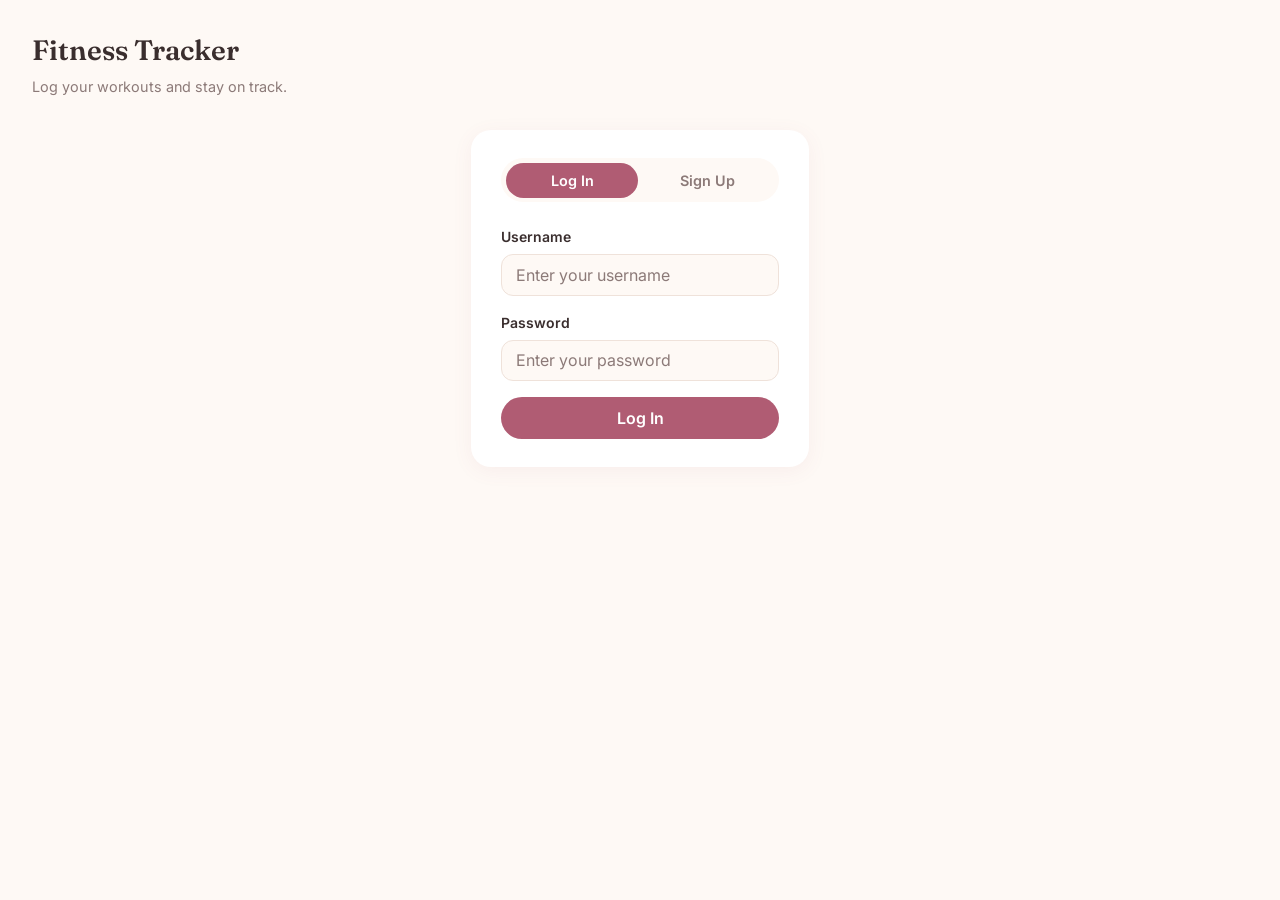
<file: login.html>
<!DOCTYPE html>
<html lang="en">
<head>
  <meta charset="UTF-8">
  <meta name="viewport" content="width=device-width, initial-scale=1.0">
  <title>Fitness Tracker — Login</title>
  <link rel="preconnect" href="https://fonts.googleapis.com">
  <link rel="preconnect" href="https://fonts.gstatic.com" crossorigin>
  <link rel="stylesheet" href="css/styles.css">
  <link rel="stylesheet" href="css/auth.css">
</head>
<body>
  <header>
    <h1>Fitness Tracker</h1>
    <p>Log your workouts and stay on track.</p>
  </header>

  <main>
    <section class="auth-card">
      <div class="auth-tabs">
        <button class="tab active" data-tab="login">Log In</button>
        <button class="tab" data-tab="signup">Sign Up</button>
      </div>

      <form id="auth-form">
        <div class="field">
          <label for="username">Username</label>
          <input type="text" id="username" placeholder="Enter your username" required autocomplete="username">
        </div>
        <div class="field">
          <label for="password">Password</label>
          <input type="password" id="password" placeholder="Enter your password" required autocomplete="current-password">
        </div>
        <div class="field" id="gender-field" hidden>
          <label>I am a</label>
          <div class="gender-options">
            <label class="gender-option">
              <input type="radio" name="gender" value="male"> Male
            </label>
            <label class="gender-option">
              <input type="radio" name="gender" value="female"> Female
            </label>
          </div>
        </div>
        <p id="auth-error" class="auth-error" hidden></p>
        <button type="submit" id="auth-submit">Log In</button>
      </form>
    </section>
  </main>

  <script src="js/auth.js"></script>
</body>
</html>
</file>
<file: css/styles.css>
@import url('https://fonts.googleapis.com/css2?family=Fraunces:opsz,wght@9..144,600&family=Inter:wght@400;500;600;700&display=swap');

:root {
  --color-bg: #FEF9F5;
  --color-surface: #FFFFFF;
  --color-accent: #B05C73;
  --color-accent-dark: #7A3B4E;
  --color-blush: #F4D9D3;
  --color-sage: #E7E2D8;
  --color-text: #3A2E2E;
  --color-text-muted: #8C7A78;
  --color-border: #EFE2DA;
  --color-phase-menstrual: #E6A4B4;
  --color-phase-follicular: #F3C9CF;
  --color-phase-ovulation: #C2185B;
  --color-phase-luteal: #B6A6D9;
  --shadow-card: 0 4px 20px rgba(176, 92, 115, 0.07);
  --radius-card: 20px;
  --radius-input: 12px;
  --radius-pill: 999px;
}

*, *::before, *::after {
  box-sizing: border-box;
  margin: 0;
  padding: 0;
}

[hidden] { display: none !important; }

body {
  font-family: 'Inter', system-ui, sans-serif;
  background: var(--color-bg);
  color: var(--color-text);
  line-height: 1.6;
  min-height: 100vh;
}

header {
  background: var(--color-bg);
  color: var(--color-text);
  padding: 1.75rem 2rem 0.5rem;
}

.header-inner {
  max-width: 640px;
  margin: 0 auto;
  display: flex;
  justify-content: space-between;
  align-items: center;
  gap: 1rem;
}

header h1 {
  font-family: 'Fraunces', Georgia, serif;
  font-weight: 600;
  font-size: 1.75rem;
  margin-bottom: 0.15rem;
  color: var(--color-text);
}

header p {
  color: var(--color-text-muted);
  font-size: 0.9rem;
}

.user-info {
  display: flex;
  align-items: center;
  gap: 0.75rem;
  flex-shrink: 0;
}

.user-info span {
  font-size: 0.9rem;
  font-weight: 600;
  color: var(--color-text-muted);
}

#logout-btn {
  padding: 0.4rem 1rem;
  background: transparent;
  color: var(--color-accent-dark);
  border: 1.5px solid var(--color-border);
  border-radius: var(--radius-pill);
  font-family: 'Inter', sans-serif;
  font-size: 0.85rem;
  font-weight: 600;
  cursor: pointer;
  transition: background 0.15s, border-color 0.15s;
}

#logout-btn:hover {
  background: var(--color-blush);
  border-color: var(--color-accent);
}

main {
  max-width: 640px;
  margin: 1.5rem auto 2.5rem;
  padding: 0 1rem;
  display: flex;
  flex-direction: column;
  gap: 1.25rem;
}

section {
  background: var(--color-surface);
  border-radius: var(--radius-card);
  padding: 1.75rem 1.875rem;
  box-shadow: var(--shadow-card);
}

h2 {
  font-family: 'Fraunces', Georgia, serif;
  font-weight: 600;
  font-size: 1.25rem;
  margin-bottom: 1rem;
  color: var(--color-text);
}

.field {
  display: flex;
  flex-direction: column;
  gap: 0.35rem;
  margin-bottom: 1rem;
}

label {
  font-size: 0.875rem;
  font-weight: 600;
  color: var(--color-text);
}

input,
select {
  padding: 0.6rem 0.85rem;
  border: 1.5px solid var(--color-border);
  border-radius: var(--radius-input);
  font-family: 'Inter', sans-serif;
  font-size: 1rem;
  color: var(--color-text);
  background: var(--color-bg);
  outline: none;
  transition: border-color 0.15s, box-shadow 0.15s;
  width: 100%;
}

input::placeholder {
  color: var(--color-text-muted);
}

input:focus,
select:focus {
  border-color: var(--color-accent);
  box-shadow: 0 0 0 3px rgba(176, 92, 115, 0.18);
}

select {
  background: var(--color-bg);
  cursor: pointer;
}

button[type="submit"] {
  width: 100%;
  padding: 0.7rem 1.25rem;
  background: var(--color-accent);
  color: white;
  border: none;
  border-radius: var(--radius-pill);
  font-family: 'Inter', sans-serif;
  font-size: 1rem;
  font-weight: 600;
  cursor: pointer;
  transition: background 0.15s;
}

button[type="submit"]:hover {
  background: var(--color-accent-dark);
}

#workouts {
  list-style: none;
  display: flex;
  flex-direction: column;
  gap: 0.75rem;
}

.workout-item {
  display: flex;
  justify-content: space-between;
  align-items: flex-start;
  padding: 0.85rem 1rem;
  background: var(--color-bg);
  border-radius: var(--radius-input);
  border-left: 4px solid var(--color-accent);
}

.workout-item .info strong {
  display: block;
  font-size: 1rem;
  color: var(--color-text);
}

.workout-item .info span {
  font-size: 0.85rem;
  color: var(--color-text-muted);
}

.workout-item .notes {
  font-size: 0.8rem;
  color: var(--color-text-muted);
  margin-top: 0.2rem;
}

.workout-item button.delete {
  background: none;
  border: none;
  color: var(--color-text-muted);
  cursor: pointer;
  font-size: 1.1rem;
  line-height: 1;
  padding: 0;
  transition: color 0.15s;
}

.workout-item button.delete:hover {
  color: var(--color-accent);
}

#empty-state {
  color: var(--color-text-muted);
  font-size: 0.9rem;
  text-align: center;
  padding: 1rem 0;
}

/* Main tabs — pill segmented control */
.main-tabs {
  display: flex;
  gap: 0.25rem;
  background: var(--color-surface);
  border-radius: var(--radius-pill);
  padding: 0.35rem;
  box-shadow: var(--shadow-card);
}

.main-tab {
  flex: 1;
  padding: 0.6rem 1rem;
  border: none;
  border-radius: var(--radius-pill);
  font-family: 'Inter', sans-serif;
  font-size: 0.9rem;
  font-weight: 600;
  color: var(--color-text-muted);
  background: transparent;
  cursor: pointer;
  transition: background 0.15s, color 0.15s;
}

.main-tab.active {
  background: var(--color-accent);
  color: white;
}

.main-tab:not(.active):hover {
  color: var(--color-text);
}

/* Phase banner */
.phase-banner {
  border-radius: var(--radius-card);
  overflow: hidden;
  box-shadow: var(--shadow-card);
}

.phase-banner-inner {
  display: flex;
  align-items: center;
  justify-content: space-between;
  padding: 1.25rem 1.75rem;
  gap: 1rem;
}

.phase-banner-inner[data-phase="menstrual"]  { background: var(--color-phase-menstrual); }
.phase-banner-inner[data-phase="follicular"] { background: var(--color-phase-follicular); }
.phase-banner-inner[data-phase="ovulation"]  { background: var(--color-phase-ovulation); color: white; }
.phase-banner-inner[data-phase="luteal"]     { background: var(--color-phase-luteal); color: white; }

.phase-banner-inner[data-phase="ovulation"] .phase-banner-label,
.phase-banner-inner[data-phase="ovulation"] .phase-banner-day,
.phase-banner-inner[data-phase="ovulation"] .phase-banner-tip,
.phase-banner-inner[data-phase="luteal"] .phase-banner-label,
.phase-banner-inner[data-phase="luteal"] .phase-banner-day,
.phase-banner-inner[data-phase="luteal"] .phase-banner-tip {
  color: white;
}

.phase-banner-label {
  font-family: 'Fraunces', Georgia, serif;
  font-weight: 600;
  font-size: 1.05rem;
  color: var(--color-text);
  margin-bottom: 0.15rem;
}

.phase-banner-day {
  font-size: 0.85rem;
  color: var(--color-text-muted);
  margin-bottom: 0.25rem;
}

.phase-banner-tip {
  font-size: 0.85rem;
  color: var(--color-text);
}

.phase-banner-badge {
  font-size: 2.5rem;
  flex-shrink: 0;
}

/* Cycle insight box below calendar */
.cycle-insight {
  margin-top: 1rem;
  padding: 1rem 1.25rem;
  background: var(--color-blush);
  border-radius: var(--radius-input);
  border: 1px solid var(--color-border);
}

.cycle-insight p {
  font-size: 0.9rem;
  color: var(--color-text);
  line-height: 1.5;
}

.cycle-insight strong {
  color: var(--color-accent-dark);
  font-weight: 600;
}

/* Period tracking form */
.period-section {
  background: var(--color-surface);
  border-radius: var(--radius-card);
  box-shadow: var(--shadow-card);
  overflow: hidden;
}

.period-section details > summary {
  display: flex;
  align-items: center;
  justify-content: space-between;
  padding: 1.1rem 1.75rem;
  cursor: pointer;
  user-select: none;
  font-weight: 600;
  font-size: 0.95rem;
  color: var(--color-text);
  list-style: none;
}

.period-section details > summary::-webkit-details-marker { display: none; }

.period-section details > summary::after {
  content: '＋';
  font-size: 1.1rem;
  color: var(--color-text-muted);
  transition: transform 0.2s;
}

.period-section details[open] > summary::after {
  content: '－';
}

.period-section details > summary:hover {
  background: var(--color-bg);
}

.period-entry-count {
  font-size: 0.78rem;
  font-weight: 400;
  color: var(--color-text-muted);
  margin-left: auto;
  margin-right: 0.75rem;
}

/* Period sub-tabs */
.period-import-tabs {
  display: flex;
  gap: 0.25rem;
  padding: 0 1.75rem 0.75rem;
}

.period-tab {
  padding: 0.35rem 0.85rem;
  border: 1.5px solid var(--color-border);
  border-radius: var(--radius-pill);
  background: transparent;
  font-family: 'Inter', sans-serif;
  font-size: 0.78rem;
  font-weight: 600;
  color: var(--color-text-muted);
  cursor: pointer;
  transition: background 0.15s, color 0.15s, border-color 0.15s;
}

.period-tab.active {
  background: var(--color-accent);
  border-color: var(--color-accent);
  color: white;
}

.period-tab:not(.active):hover {
  background: var(--color-blush);
  border-color: var(--color-accent);
  color: var(--color-accent-dark);
}

#ptab-manual,
#ptab-pdf {
  padding: 0 1.75rem 0.5rem;
}

.period-section form {
  padding: 0;
}

/* PDF import */
.pdf-instructions {
  font-size: 0.82rem;
  color: var(--color-text-muted);
  margin-bottom: 0.85rem;
  line-height: 1.5;
}

.pdf-instructions strong { color: var(--color-text); }

.pdf-drop-label { display: block; cursor: pointer; }

.pdf-drop-area {
  display: flex;
  flex-direction: column;
  align-items: center;
  gap: 0.4rem;
  padding: 1.5rem;
  border: 2px dashed var(--color-border);
  border-radius: var(--radius-input);
  background: var(--color-bg);
  text-align: center;
  transition: border-color 0.15s, background 0.15s;
  margin-bottom: 0.75rem;
}

.pdf-drop-area.dragover {
  border-color: var(--color-accent);
  background: var(--color-blush);
}

.pdf-drop-icon { font-size: 1.75rem; }

.pdf-drop-text {
  font-size: 0.85rem;
  color: var(--color-text-muted);
}

.pdf-drop-text u { color: var(--color-accent); text-decoration-color: var(--color-accent); }

.pdf-status {
  font-size: 0.82rem;
  color: var(--color-text-muted);
  margin-bottom: 0.5rem;
  font-style: italic;
}

/* PDF preview */
#pdf-preview {
  background: var(--color-blush);
  border: 1px solid var(--color-border);
  border-radius: var(--radius-input);
  padding: 1rem 1.1rem;
  margin-bottom: 0.75rem;
}

.pdf-preview-title {
  font-size: 0.85rem;
  font-weight: 600;
  color: var(--color-text);
  margin-bottom: 0.6rem;
}

.pdf-cycle-list {
  list-style: none;
  display: flex;
  flex-direction: column;
  gap: 0.35rem;
  margin-bottom: 0.85rem;
  max-height: 200px;
  overflow-y: auto;
}

.pdf-cycle-item label {
  display: flex;
  align-items: center;
  gap: 0.6rem;
  font-size: 0.875rem;
  color: var(--color-text);
  cursor: pointer;
}

.pdf-cycle-item input[type="checkbox"] {
  width: 15px;
  height: 15px;
  accent-color: var(--color-accent);
  flex-shrink: 0;
}

.pdf-cycle-item em {
  font-size: 0.75rem;
  color: var(--color-text-muted);
  font-style: normal;
}

.pdf-preview-actions {
  display: flex;
  gap: 0.5rem;
}

#pdf-import-btn {
  padding: 0.4rem 1rem;
  background: var(--color-accent);
  color: white;
  border: none;
  border-radius: var(--radius-pill);
  font-family: 'Inter', sans-serif;
  font-size: 0.85rem;
  font-weight: 600;
  cursor: pointer;
  transition: background 0.15s;
}

#pdf-import-btn:hover { background: var(--color-accent-dark); }

#pdf-cancel-btn {
  padding: 0.4rem 1rem;
  background: transparent;
  color: var(--color-text-muted);
  border: 1.5px solid var(--color-border);
  border-radius: var(--radius-pill);
  font-family: 'Inter', sans-serif;
  font-size: 0.85rem;
  font-weight: 600;
  cursor: pointer;
  transition: background 0.15s;
}

#pdf-cancel-btn:hover { background: var(--color-sage); }

.period-form-grid {
  display: grid;
  grid-template-columns: 1fr 1fr 1fr;
  gap: 0.75rem;
}

@media (max-width: 480px) {
  .period-form-grid { grid-template-columns: 1fr; }
}

.period-history {
  list-style: none;
  padding: 0 1.75rem 1rem;
  display: flex;
  flex-direction: column;
  gap: 0.5rem;
  border-top: 1px solid var(--color-border);
  margin-top: 0.5rem;
  padding-top: 0.75rem;
}

.period-history-item {
  display: flex;
  align-items: center;
  gap: 0.75rem;
}

.period-history-dot {
  width: 10px;
  height: 10px;
  border-radius: 50%;
  background: var(--color-accent);
  flex-shrink: 0;
}

.period-history-info {
  flex: 1;
  display: flex;
  flex-direction: column;
}

.period-history-info strong {
  font-size: 0.875rem;
  color: var(--color-text);
}

.period-history-info span {
  font-size: 0.78rem;
  color: var(--color-text-muted);
}

.period-history-item .delete {
  background: none;
  border: none;
  color: var(--color-text-muted);
  cursor: pointer;
  font-size: 1rem;
  transition: color 0.15s;
}

.period-history-item .delete:hover {
  color: var(--color-accent);
}

/* Heatmap */
.heatmap-header {
  display: flex;
  align-items: center;
  justify-content: space-between;
  margin-bottom: 1rem;
}

.heatmap-header h2 { margin-bottom: 0; }

.heatmap-header button {
  background: var(--color-bg);
  border: 1.5px solid var(--color-border);
  border-radius: var(--radius-pill);
  font-size: 1.25rem;
  line-height: 1;
  padding: 0.15rem 0.65rem;
  color: var(--color-text-muted);
  cursor: pointer;
  transition: background 0.15s, color 0.15s;
}

.heatmap-header button:hover {
  background: var(--color-blush);
  color: var(--color-accent-dark);
}

.heatmap-legends {
  display: flex;
  gap: 1.5rem;
  margin-bottom: 1rem;
  flex-wrap: wrap;
}

.legend-group { display: flex; flex-direction: column; gap: 0.35rem; }

.legend-group-title {
  font-size: 0.72rem;
  font-weight: 700;
  text-transform: uppercase;
  letter-spacing: 0.05em;
  color: var(--color-text-muted);
}

.legend-row {
  display: flex;
  gap: 0.75rem;
  flex-wrap: wrap;
}

.legend-item {
  display: flex;
  align-items: center;
  gap: 0.35rem;
  font-size: 0.78rem;
  color: var(--color-text-muted);
}

.legend-swatch {
  width: 14px;
  height: 14px;
  border-radius: 4px;
  display: inline-block;
  flex-shrink: 0;
}

.legend-swatch[data-phase="menstrual"]  { background: var(--color-phase-menstrual); }
.legend-swatch[data-phase="follicular"] { background: var(--color-phase-follicular); }
.legend-swatch[data-phase="ovulation"]  { background: var(--color-phase-ovulation); }
.legend-swatch[data-phase="luteal"]     { background: var(--color-phase-luteal); }

.legend-workout-dot {
  width: 8px;
  height: 8px;
  border-radius: 50%;
  background: var(--color-accent);
  display: inline-block;
  flex-shrink: 0;
}

.legend-empty-cell {
  width: 14px;
  height: 14px;
  border-radius: 4px;
  background: var(--color-sage);
  display: inline-block;
  flex-shrink: 0;
}

/* Calendar grid */
.heatmap-grid {
  display: grid;
  grid-template-columns: repeat(7, 1fr);
  gap: 8px;
}

.day-label {
  text-align: center;
  font-size: 0.7rem;
  font-weight: 600;
  color: var(--color-text-muted);
  padding-bottom: 0.2rem;
}

#heatmap-cells { display: contents; }

.heatmap-cell {
  aspect-ratio: 1;
  border-radius: 12px;
  background: var(--color-sage);
  position: relative;
  cursor: default;
  transition: transform 0.12s;
}

.heatmap-cell:not(.empty):hover { transform: scale(1.06); z-index: 1; }

.heatmap-cell.empty { background: transparent; }

.heatmap-cell.today {
  box-shadow: inset 0 0 0 2px var(--color-accent-dark);
}

.heatmap-cell[data-phase="menstrual"]  { background: var(--color-phase-menstrual); }
.heatmap-cell[data-phase="follicular"] { background: var(--color-phase-follicular); }
.heatmap-cell[data-phase="ovulation"]  { background: var(--color-phase-ovulation); }
.heatmap-cell[data-phase="luteal"]     { background: var(--color-phase-luteal); }

.cell-day-num {
  position: absolute;
  bottom: 6px;
  left: 8px;
  font-size: 0.72rem;
  font-weight: 600;
  color: var(--color-text);
  line-height: 1;
}

.heatmap-cell[data-phase="ovulation"] .cell-day-num,
.heatmap-cell[data-phase="luteal"] .cell-day-num {
  color: white;
}

.cell-workout-dot {
  position: absolute;
  top: 6px;
  right: 6px;
  width: 7px;
  height: 7px;
  border-radius: 50%;
  background: var(--color-accent);
}

#heatmap-summary {
  margin-top: 1rem;
  font-size: 0.875rem;
  color: var(--color-text-muted);
  text-align: center;
}

.period-prompt {
  margin-top: 0.75rem;
  font-size: 0.82rem;
  color: var(--color-text-muted);
  text-align: center;
}

/* Calories tab */
.calorie-form-section,
.calorie-log-section {
  background: var(--color-surface);
  border-radius: var(--radius-card);
  padding: 1.75rem 1.875rem;
  box-shadow: var(--shadow-card);
}

.calorie-form-row {
  display: grid;
  grid-template-columns: 1fr 1fr 1fr;
  gap: 0.75rem;
}

@media (max-width: 480px) {
  .calorie-form-row { grid-template-columns: 1fr; }
}

.calorie-log-header {
  display: flex;
  align-items: center;
  justify-content: space-between;
  margin-bottom: 1rem;
}

.calorie-log-header h2 { margin-bottom: 0; }

.calorie-log-header button {
  background: var(--color-bg);
  border: 1.5px solid var(--color-border);
  border-radius: var(--radius-pill);
  font-size: 1.25rem;
  line-height: 1;
  padding: 0.15rem 0.65rem;
  color: var(--color-text-muted);
  cursor: pointer;
  transition: background 0.15s, color 0.15s;
}

.calorie-log-header button:hover {
  background: var(--color-blush);
  color: var(--color-accent-dark);
}

.calorie-total-bar {
  display: flex;
  justify-content: space-between;
  align-items: center;
  background: var(--color-blush);
  border: 1px solid var(--color-border);
  border-radius: var(--radius-input);
  padding: 0.85rem 1.1rem;
  margin-bottom: 1rem;
}

.total-label {
  font-size: 0.875rem;
  font-weight: 600;
  color: var(--color-text-muted);
}

.total-value {
  font-family: 'Fraunces', Georgia, serif;
  font-weight: 600;
  font-size: 1.2rem;
  color: var(--color-accent-dark);
}

#calorie-list {
  list-style: none;
  display: flex;
  flex-direction: column;
  gap: 0.4rem;
}

.calorie-meal-header {
  font-size: 0.72rem;
  font-weight: 700;
  text-transform: uppercase;
  letter-spacing: 0.06em;
  color: var(--color-text-muted);
  margin-top: 0.75rem;
  padding-left: 0.25rem;
}

.calorie-meal-header:first-child { margin-top: 0; }

.calorie-item {
  display: flex;
  align-items: center;
  gap: 0.75rem;
  padding: 0.65rem 0.85rem;
  background: var(--color-bg);
  border-radius: var(--radius-input);
  border-left: 3px solid var(--color-accent);
}

.calorie-food {
  flex: 1;
  font-size: 0.9rem;
  color: var(--color-text);
}

.calorie-kcal {
  font-size: 0.875rem;
  font-weight: 700;
  color: var(--color-accent-dark);
  white-space: nowrap;
}

.calorie-item .delete {
  background: none;
  border: none;
  color: var(--color-text-muted);
  cursor: pointer;
  font-size: 1rem;
  padding: 0;
  line-height: 1;
  transition: color 0.15s;
}

.calorie-item .delete:hover { color: var(--color-accent); }

#calorie-empty {
  color: var(--color-text-muted);
  font-size: 0.9rem;
  text-align: center;
  padding: 1rem 0;
}

/* Description field & estimate */
.label-optional {
  font-weight: 400;
  font-size: 0.78rem;
  color: var(--color-text-muted);
  margin-left: 0.4rem;
}

textarea {
  padding: 0.6rem 0.85rem;
  border: 1.5px solid var(--color-border);
  border-radius: var(--radius-input);
  font-family: 'Inter', sans-serif;
  font-size: 0.9rem;
  color: var(--color-text);
  background: var(--color-bg);
  outline: none;
  resize: vertical;
  width: 100%;
  transition: border-color 0.15s, box-shadow 0.15s;
  line-height: 1.5;
}

textarea::placeholder { color: var(--color-text-muted); }

textarea:focus {
  border-color: var(--color-accent);
  box-shadow: 0 0 0 3px rgba(176, 92, 115, 0.18);
}

.estimate-row {
  display: flex;
  align-items: center;
  gap: 0.75rem;
  margin-top: 0.5rem;
}

#estimate-btn {
  padding: 0.4rem 1rem;
  background: transparent;
  color: var(--color-accent);
  border: 1.5px solid var(--color-accent);
  border-radius: var(--radius-pill);
  font-family: 'Inter', sans-serif;
  font-size: 0.85rem;
  font-weight: 600;
  cursor: pointer;
  white-space: nowrap;
  transition: background 0.15s, color 0.15s;
}

#estimate-btn:hover:not(:disabled) {
  background: var(--color-blush);
}

#estimate-btn:disabled {
  opacity: 0.55;
  cursor: default;
}

#estimate-status {
  font-size: 0.82rem;
  color: var(--color-text-muted);
}

/* Estimate breakdown card */
#estimate-breakdown {
  background: var(--color-blush);
  border: 1px solid var(--color-border);
  border-radius: var(--radius-input);
  padding: 1rem 1.1rem;
  margin-bottom: 1rem;
}

#breakdown-list {
  list-style: none;
  display: flex;
  flex-direction: column;
  gap: 0.3rem;
  margin-bottom: 0.75rem;
}

#breakdown-list li {
  display: flex;
  justify-content: space-between;
  align-items: baseline;
  font-size: 0.875rem;
  color: var(--color-text);
  gap: 1rem;
}

#breakdown-list li small {
  color: var(--color-text-muted);
  font-size: 0.78rem;
}

#breakdown-list li span:last-child {
  font-weight: 600;
  white-space: nowrap;
  color: var(--color-accent-dark);
}

.breakdown-total {
  display: flex;
  justify-content: space-between;
  padding-top: 0.6rem;
  border-top: 1px solid var(--color-border);
  font-size: 0.9rem;
  font-weight: 700;
  color: var(--color-accent-dark);
}

#breakdown-note {
  font-size: 0.78rem;
  color: var(--color-text-muted);
  margin-top: 0.5rem;
  font-style: italic;
}

.breakdown-actions {
  display: flex;
  gap: 0.5rem;
  margin-top: 0.75rem;
}

.breakdown-actions button {
  padding: 0.35rem 0.9rem;
  border-radius: var(--radius-pill);
  font-family: 'Inter', sans-serif;
  font-size: 0.82rem;
  font-weight: 600;
  cursor: pointer;
  border: 1.5px solid transparent;
  transition: background 0.15s;
}

#use-estimate-btn {
  background: var(--color-accent);
  color: white;
  border-color: var(--color-accent);
}

#use-estimate-btn:hover { background: var(--color-accent-dark); }

#dismiss-estimate-btn {
  background: transparent;
  color: var(--color-text-muted);
  border-color: var(--color-border);
}

#dismiss-estimate-btn:hover { background: var(--color-sage); }

/* Unmatched ingredient row */
#breakdown-list li.unmatched span:first-child { color: var(--color-text-muted); font-style: italic; }
#breakdown-list li.unmatched span:last-child { color: var(--color-text-muted); }

/* Live calorie hint below food name input */
.live-calorie-hint {
  display: block;
  font-size: 0.78rem;
  font-weight: 600;
  color: var(--color-accent);
  margin-top: 0.2rem;
  min-height: 1.1em;
}
</file>
<file: css/auth.css>
.auth-card {
  max-width: 400px;
  margin: 0 auto;
}

.auth-tabs {
  display: flex;
  gap: 0.25rem;
  background: var(--color-bg);
  border-radius: var(--radius-pill);
  padding: 0.3rem;
  margin-bottom: 1.5rem;
}

.auth-tabs .tab {
  flex: 1;
  padding: 0.55rem 1rem;
  background: transparent;
  border: none;
  border-radius: var(--radius-pill);
  font-family: 'Inter', sans-serif;
  font-size: 0.9rem;
  font-weight: 600;
  color: var(--color-text-muted);
  cursor: pointer;
  transition: background 0.15s, color 0.15s;
}

.auth-tabs .tab.active {
  background: var(--color-accent);
  color: white;
}

.auth-tabs .tab:not(.active):hover {
  color: var(--color-text);
}

.auth-error {
  color: var(--color-accent);
  font-size: 0.85rem;
  margin-bottom: 0.75rem;
}

.gender-options {
  display: flex;
  gap: 1rem;
  margin-top: 0.25rem;
}

.gender-option {
  display: flex;
  align-items: center;
  gap: 0.4rem;
  font-size: 0.95rem;
  font-weight: 400;
  color: var(--color-text);
  cursor: pointer;
}

.gender-option input[type="radio"] {
  accent-color: var(--color-accent);
  width: 16px;
  height: 16px;
  cursor: pointer;
}
</file>
